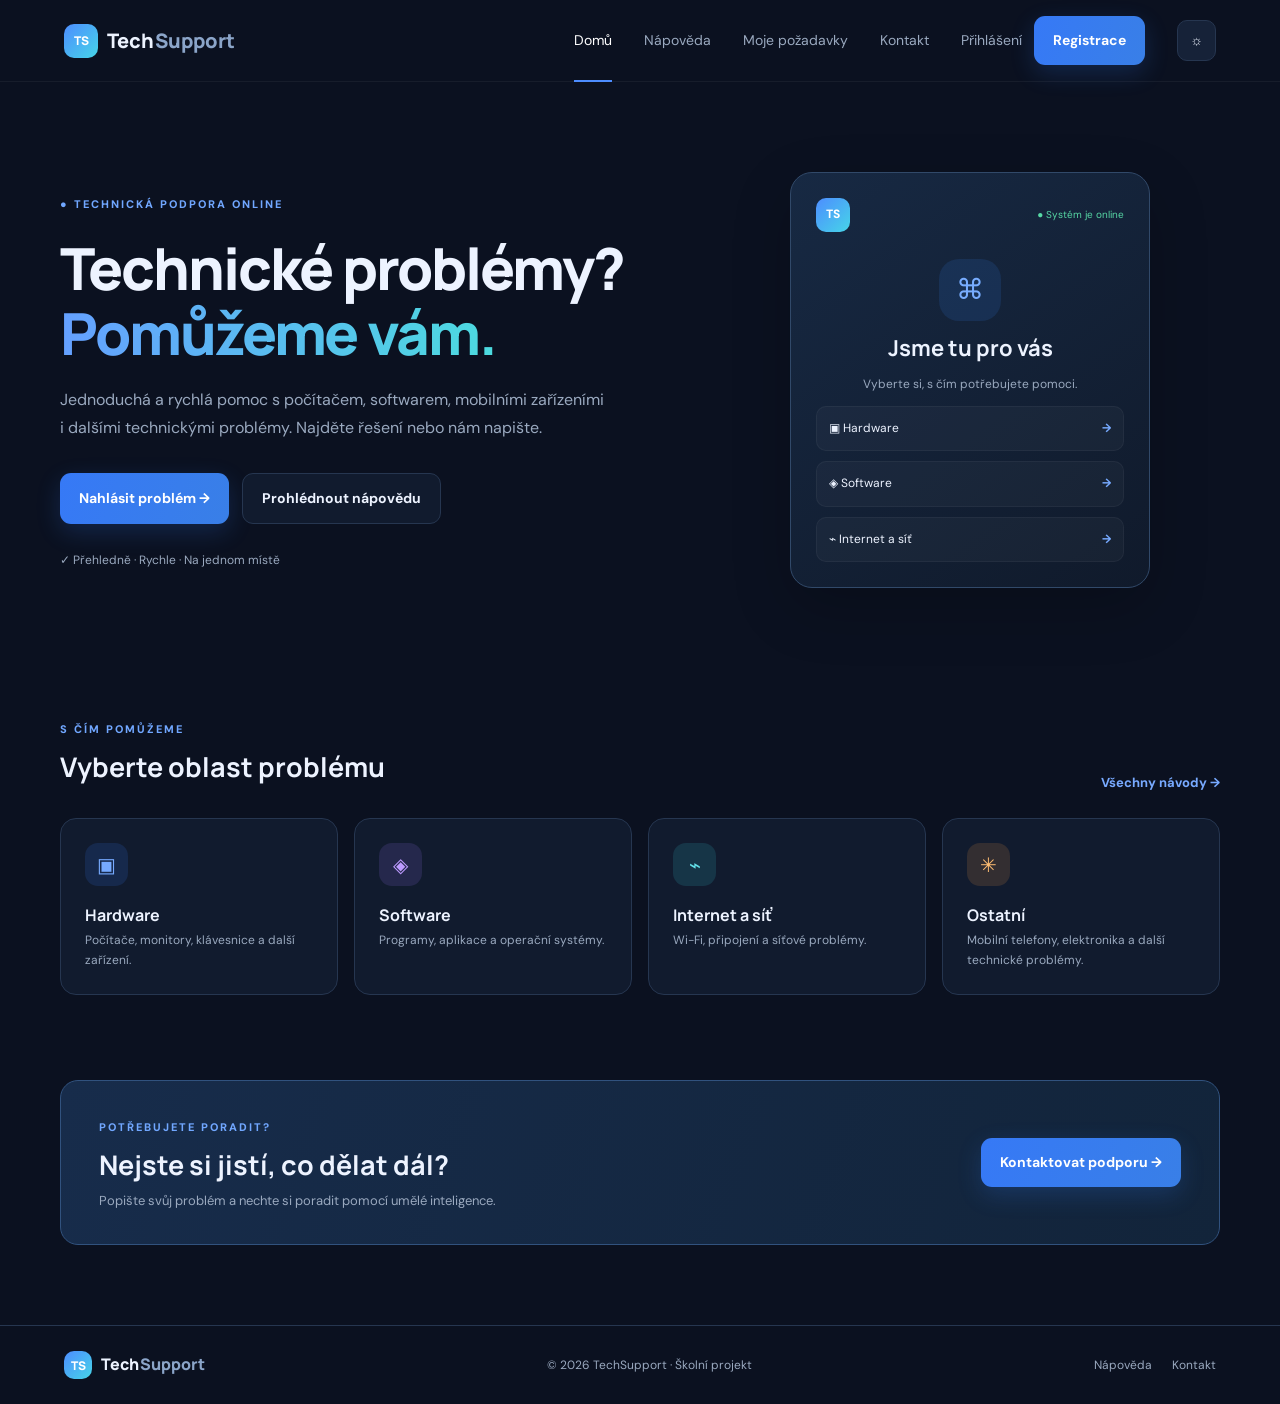
<file: index.html>
<!DOCTYPE html>
<html lang="cs">
<head>
    <meta charset="UTF-8">
    <meta name="viewport" content="width=device-width, initial-scale=1.0">
    <title>TechSupport | Domů</title>

    <link rel="stylesheet" href="css/style.css">
    <script src="js/main.js" defer></script>
</head>
<body>

<header class="topbar">
    <a href="index.html" class="logo">
        <span class="logo-icon">TS</span>
        Tech<span>Support</span>
    </a>

    <button class="menu-toggle" aria-label="Otevřít menu">☰</button>

    <nav class="nav">
        <a href="index.html" class="active">Domů</a>
        <a href="help.html">Nápověda</a>
        <a href="tickets.html">Moje požadavky</a>
        <a href="contact.html">Kontakt</a>

        <div id="auth-navigation" style="display:flex; align-items:center; gap:12px;">
            <a href="login.html">Přihlášení</a>
            <a href="register.html" class="btn primary">Registrace</a>
        </div>

        <button class="theme-toggle">☼</button>
    </nav>
</header>

<main>

    <!-- HLAVNÍ SEKCE -->
    <section class="hero">

        <div class="hero-copy">
            <span class="eyebrow">● TECHNICKÁ PODPORA ONLINE</span>

            <h1>
                Technické problémy?<br>
                <span>Pomůžeme vám.</span>
            </h1>

            <p>
                Jednoduchá a rychlá pomoc s počítačem, softwarem,
                mobilními zařízeními i dalšími technickými problémy.
                Najděte řešení nebo nám napište.
            </p>

            <div class="hero-actions">
                <a href="contact.html" class="btn primary">
                    Nahlásit problém →
                </a>

                <a href="help.html" class="btn secondary">
                    Prohlédnout nápovědu
                </a>
            </div>

            <div class="hero-note">
                ✓ Přehledně · Rychle · Na jednom místě
            </div>
        </div>

        <div class="hero-visual">
            <div class="support-card">

                <div class="support-card-top">
                    <span class="logo-icon">TS</span>
                    <span class="online-label">● Systém je online</span>
                </div>

                <div class="headset">⌘</div>

                <h3>Jsme tu pro vás</h3>
                <p>Vyberte si, s čím potřebujete pomoci.</p>

                <div class="mini-row">▣ Hardware <b>→</b></div>
                <div class="mini-row">◈ Software <b>→</b></div>
                <div class="mini-row">⌁ Internet a síť <b>→</b></div>
            </div>
        </div>

    </section>

    <!-- OBLASTI TECHNICKÉ PODPORY -->
    <section class="section">

        <div class="section-heading">
            <div>
                <span class="eyebrow">S ČÍM POMŮŽEME</span>
                <h2>Vyberte oblast problému</h2>
            </div>

            <a href="help.html" class="text-link">
                Všechny návody →
            </a>
        </div>

        <div class="category-grid">

            <a href="help.html#hardware" class="category-card">
                <span class="category-icon blue">▣</span>
                <h3>Hardware</h3>
                <p>Počítače, monitory, klávesnice a další zařízení.</p>
            </a>

            <a href="help.html#software" class="category-card">
                <span class="category-icon purple">◈</span>
                <h3>Software</h3>
                <p>Programy, aplikace a operační systémy.</p>
            </a>

            <a href="help.html#internet" class="category-card">
                <span class="category-icon cyan">⌁</span>
                <h3>Internet a síť</h3>
                <p>Wi-Fi, připojení a síťové problémy.</p>
            </a>

            <a href="help.html#other" class="category-card">
                <span class="category-icon orange">✳</span>
                <h3>Ostatní</h3>
                <p>Mobilní telefony, elektronika a další technické problémy.</p>
            </a>

        </div>
    </section>

    <!-- VÝZVA K VYUŽITÍ PODPORY -->
    <section class="callout">

        <div>
            <span class="eyebrow">POTŘEBUJETE PORADIT?</span>
            <h2>Nejste si jistí, co dělat dál?</h2>
            <p>
                Popište svůj problém a nechte si poradit
                pomocí umělé inteligence.
            </p>
        </div>

        <a href="contact.html" class="btn primary">
            Kontaktovat podporu →
        </a>

    </section>

</main>

<!-- PATIČKA -->
<footer>

    <a href="index.html" class="logo">
        <span class="logo-icon">TS</span>
        Tech<span>Support</span>
    </a>

    <span>© 2026 TechSupport · Školní projekt</span>

    <div>
        <a href="help.html">Nápověda</a>
        <a href="contact.html">Kontakt</a>
    </div>

</footer>

<!-- AUTENTIZACE -->
<script src="js/auth.js"></script>

<script>
    const authNavigation = document.getElementById("auth-navigation");

    if (authNavigation) {
        const user = getLoggedUser();

        if (user) {
            authNavigation.replaceChildren();

            const welcome = document.createElement("span");
            welcome.textContent = "👤 " + user.name;
            welcome.style.color = "inherit";

            const logoutButton = document.createElement("button");
            logoutButton.textContent = "Odhlásit se";
            logoutButton.type = "button";
            logoutButton.className = "btn secondary";
            logoutButton.addEventListener("click", logoutUser);

            authNavigation.append(welcome, logoutButton);
        }
    }
</script>

</body>
</html>
</file>
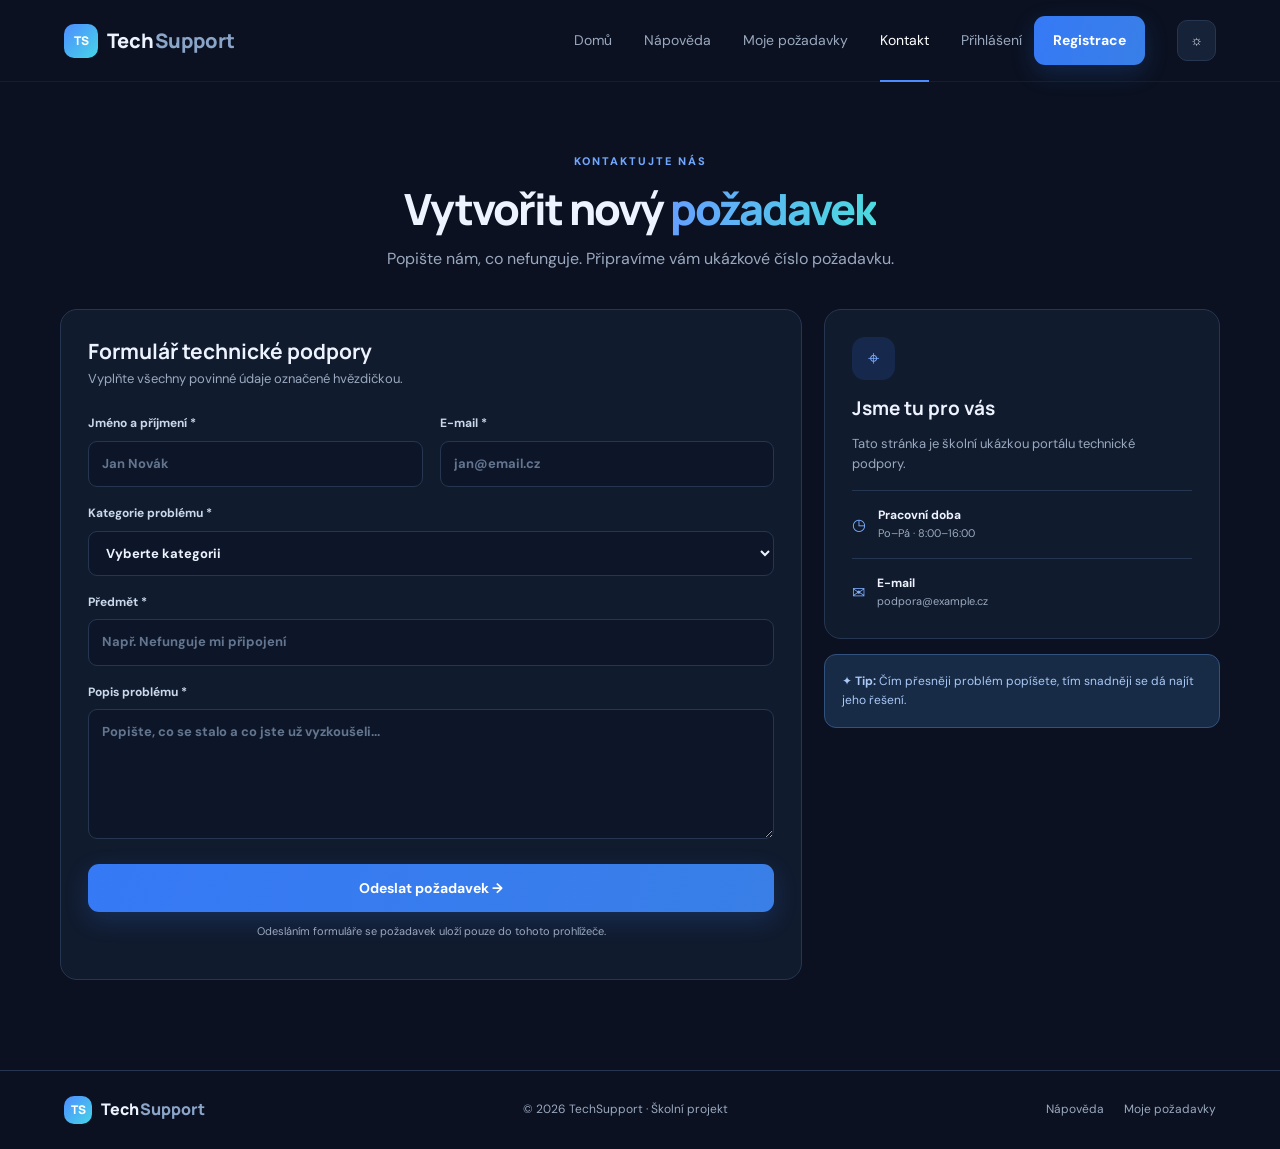
<file: contact.html>
<!DOCTYPE html>
<html lang="cs">
<head>
    <meta charset="UTF-8">
    <meta name="viewport" content="width=device-width, initial-scale=1.0">
    <title>Kontakt | TechSupport</title>
    <link rel="stylesheet" href="css/style.css">
    <script src="js/main.js" defer></script>
    <script src="js/contact.js" defer></script>
</head>
<body>

<header class="topbar">
    <a href="index.html" class="logo">
        <span class="logo-icon">TS</span>
        Tech<span>Support</span>
    </a>

    <button class="menu-toggle" aria-label="Otevřít menu">☰</button>

    <nav class="nav">
        <a href="index.html">Domů</a>
        <a href="help.html">Nápověda</a>
        <a href="tickets.html">Moje požadavky</a>
        <a href="contact.html" class="active">Kontakt</a>
        
        <div id="auth-navigation" style="display:flex; align-items:center; gap:12px;">
                <a href="login.html">Přihlášení</a>
                <a href="register.html" class="btn primary">Registrace</a>
        </div>
        <button class="theme-toggle">☼</button>
    </nav>
</header>

<main class="page-main">

    <section class="page-hero compact">
        <span class="eyebrow">KONTAKTUJTE NÁS</span>
        <h1>Vytvořit nový <span>požadavek</span></h1>
        <p>
            Popište nám, co nefunguje. Připravíme vám ukázkové číslo požadavku.
        </p>
    </section>

    <div class="contact-layout">

        <form id="contact-form" class="form-card">

            <h2>Formulář technické podpory</h2>
            <p class="form-intro">
                Vyplňte všechny povinné údaje označené hvězdičkou.
            </p>

            <div class="form-grid">

                <label>
                    Jméno a příjmení *
                    <input
                        type="text"
                        name="name"
                        placeholder="Jan Novák"
                        maxlength="60"
                        required
                    >
                </label>

                <label>
                    E-mail *
                    <input
                        type="email"
                        name="email"
                        placeholder="jan@email.cz"
                        required
                    >
                </label>

                <label class="full">
                    Kategorie problému *
                    <select name="category" required>
                        <option value="">Vyberte kategorii</option>
                        <option>Hardware</option>
                        <option>Software</option>
                        <option>Internet a síť</option>
                        <option>Ostatní</option>
                    </select>
                </label>

                <label class="full">
                    Předmět *
                    <input
                        type="text"
                        name="subject"
                        placeholder="Např. Nefunguje mi připojení"
                        maxlength="100"
                        required
                    >
                </label>

                <label class="full">
                    Popis problému *
                    <textarea
                        name="message"
                        rows="5"
                        placeholder="Popište, co se stalo a co jste už vyzkoušeli..."
                        maxlength="1000"
                        required
                    ></textarea>
                </label>

            </div>

            <button type="submit" class="btn primary submit-btn">
                Odeslat požadavek →
            </button>

            <p class="form-footnote">
                Odesláním formuláře se požadavek uloží pouze do tohoto prohlížeče.
            </p>

            <div id="form-success" class="success-message" role="status" hidden></div>

        </form>

        <aside class="contact-info">

            <div class="info-card">
                <span class="category-icon blue">⌖</span>

                <h3>Jsme tu pro vás</h3>
                <p>
                    Tato stránka je školní ukázkou portálu technické podpory.
                </p>

                <div class="info-line">
                    <span>◷</span>
                    <div>
                        <b>Pracovní doba</b>
                        <small>Po–Pá · 8:00–16:00</small>
                    </div>
                </div>

                <div class="info-line">
                    <span>✉</span>
                    <div>
                        <b>E-mail</b>
                        <small>podpora@example.cz</small>
                    </div>
                </div>
            </div>

            <div class="info-tip">
                ✦ <b>Tip:</b>
                Čím přesněji problém popíšete, tím snadněji se dá najít jeho řešení.
            </div>

        </aside>
    </div>
</main>

<footer>
    <a href="index.html" class="logo">
        <span class="logo-icon">TS</span>
        Tech<span>Support</span>
    </a>

    <span>© 2026 TechSupport · Školní projekt</span>

    <div>
        <a href="help.html">Nápověda</a>
        <a href="tickets.html">Moje požadavky</a>
    </div>
</footer>

</body>
</html>
</file>
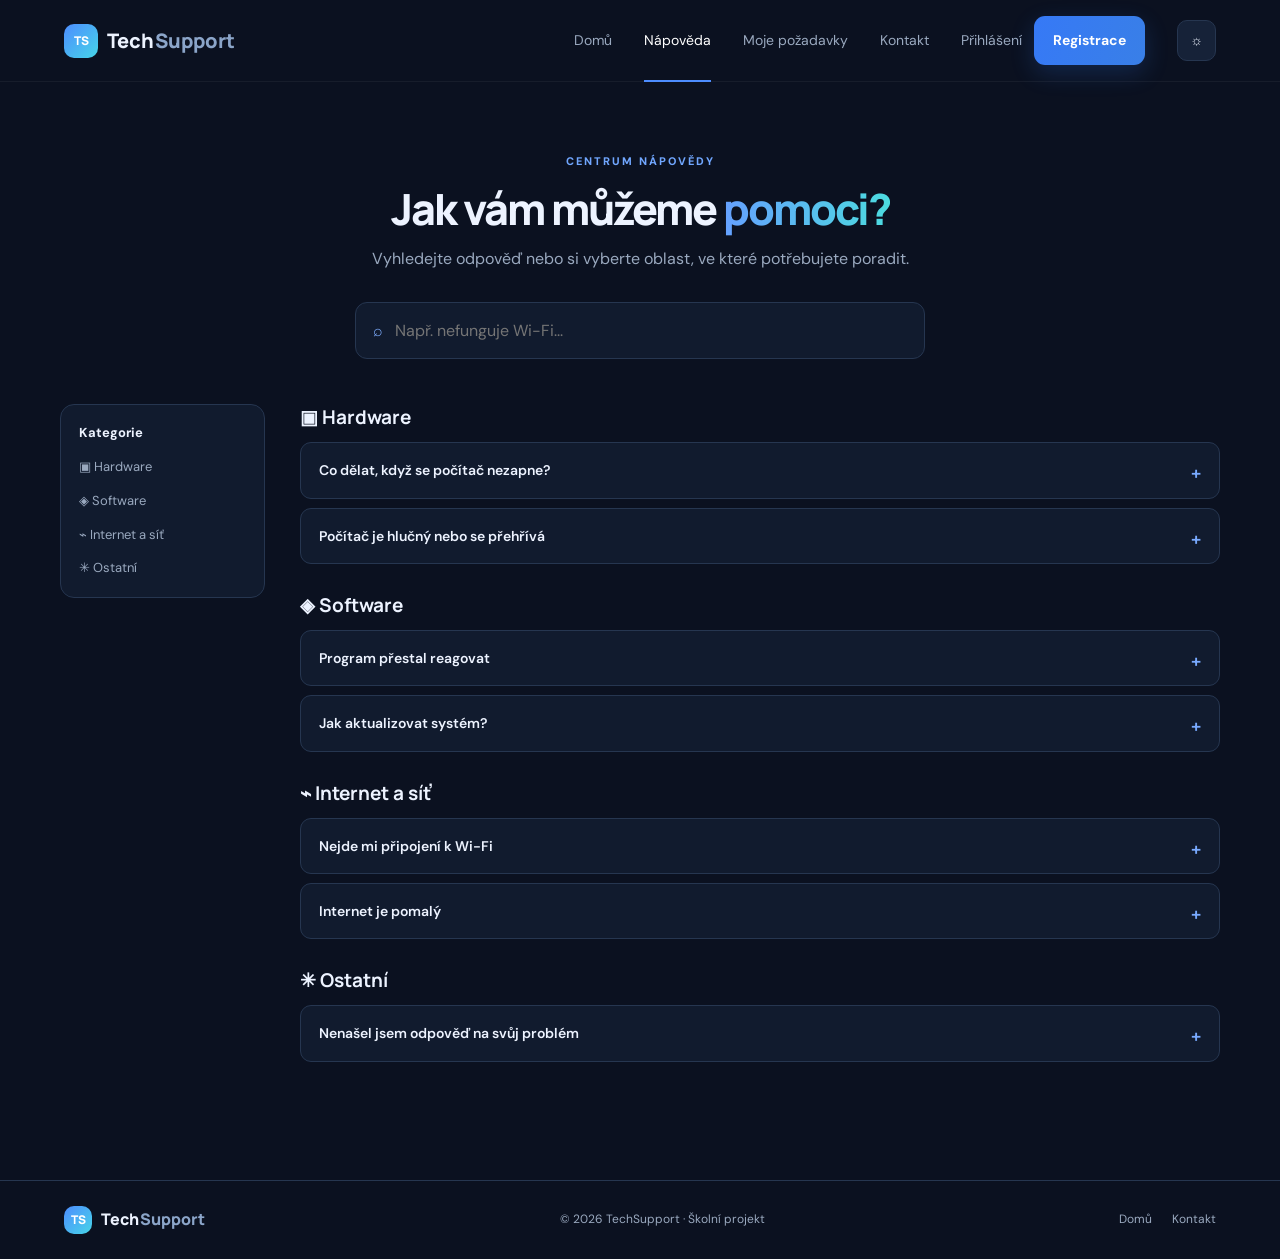
<file: help.html>
<!DOCTYPE html>
<html lang="cs">
<head>
    <meta charset="UTF-8">
    <meta name="viewport" content="width=device-width, initial-scale=1.0">
    <title>Nápověda | TechSupport</title>
    <link rel="stylesheet" href="css/style.css">
    <script src="js/main.js" defer></script>
</head>
<body>

<header class="topbar">
    <a href="index.html" class="logo">
        <span class="logo-icon">TS</span>
        Tech<span>Support</span>
    </a>

    <button class="menu-toggle" aria-label="Otevřít menu">☰</button>

    <nav class="nav">
        <a href="index.html">Domů</a>
        <a href="help.html" class="active">Nápověda</a>
        <a href="tickets.html">Moje požadavky</a>
        <a href="contact.html">Kontakt</a>

            <div id="auth-navigation" style="display:flex; align-items:center; gap:12px;">
                <a href="login.html">Přihlášení</a>
                <a href="register.html" class="btn primary">Registrace</a>
            </div>
        <button class="theme-toggle">☼</button>
    </nav>
</header>

<main class="page-main">

    <section class="page-hero">
        <span class="eyebrow">CENTRUM NÁPOVĚDY</span>
        <h1>Jak vám můžeme <span>pomoci?</span></h1>
        <p>Vyhledejte odpověď nebo si vyberte oblast, ve které potřebujete poradit.</p>

        <label class="search-box">
            <span>⌕</span>
            <input
                type="search"
                id="help-search"
                placeholder="Např. nefunguje Wi-Fi..."
            >
        </label>
    </section>

    <div class="help-layout">

        <aside class="help-sidebar">
            <b>Kategorie</b>
            <a href="#hardware">▣ Hardware</a>
            <a href="#software">◈ Software</a>
            <a href="#internet">⌁ Internet a síť</a>
            <a href="#other">✳ Ostatní</a>
        </aside>

        <div class="article-list">

            <section class="help-group" id="hardware">
                <h2>▣ Hardware</h2>

                <details class="faq-item">
                    <summary>Co dělat, když se počítač nezapne?</summary>
                    <p>
                        Zkontrolujte napájecí kabel a zásuvku.
                        U notebooku ověřte, zda je nabíječka správně připojena.
                        Pokud problém přetrvává, vytvořte požadavek technické podpory.
                    </p>
                </details>

                <details class="faq-item">
                    <summary>Počítač je hlučný nebo se přehřívá</summary>
                    <p>
                        Ujistěte se, že větrací otvory nejsou zakryté
                        a počítač stojí na pevném povrchu.
                        Pokud se zařízení přehřívá opakovaně, nechte ho zkontrolovat.
                    </p>
                </details>
            </section>

            <section class="help-group" id="software">
                <h2>◈ Software</h2>

                <details class="faq-item">
                    <summary>Program přestal reagovat</summary>
                    <p>
                        Chvíli počkejte, zda program znovu nezačne reagovat.
                        Pokud ne, zavřete ho a spusťte znovu.
                        Předem si ověřte, zda máte uloženou práci.
                    </p>
                </details>

                <details class="faq-item">
                    <summary>Jak aktualizovat systém?</summary>
                    <p>
                        Otevřete nastavení systému a vyhledejte sekci Aktualizace.
                        Před větší aktualizací doporučujeme uložit důležité soubory.
                    </p>
                </details>
            </section>

            <section class="help-group" id="internet">
                <h2>⌁ Internet a síť</h2>

                <details class="faq-item">
                    <summary>Nejde mi připojení k Wi-Fi</summary>
                    <p>
                        Zkontrolujte, zda je zapnutá Wi-Fi a zda jste připojeni
                        ke správné síti. Zkuste vypnout a znovu zapnout Wi-Fi.
                        Případně restartujte router, pokud k němu máte přístup.
                    </p>
                </details>

                <details class="faq-item">
                    <summary>Internet je pomalý</summary>
                    <p>
                        Ověřte připojení i na jiném zařízení.
                        Pokud je pomalé na všech zařízeních, může být problém
                        v routeru nebo u poskytovatele připojení.
                    </p>
                </details>
            </section>

            <section class="help-group" id="other">
                <h2>✳ Ostatní</h2>

                <details class="faq-item">
                    <summary>Nenašel jsem odpověď na svůj problém</summary>
                    <p>
                        Přejděte na stránku Kontakt a vytvořte nový požadavek.
                        Pokuste se problém popsat co nejpřesněji.
                    </p>
                </details>
            </section>

            <p id="no-results" class="empty-state" hidden>
                Žádné návody tomuto hledání neodpovídají.
            </p>

        </div>
    </div>
</main>

<footer>
    <a href="index.html" class="logo">
        <span class="logo-icon">TS</span>
        Tech<span>Support</span>
    </a>

    <span>© 2026 TechSupport · Školní projekt</span>

    <div>
        <a href="index.html">Domů</a>
        <a href="contact.html">Kontakt</a>
    </div>
</footer>

</body>
</html>
</file>
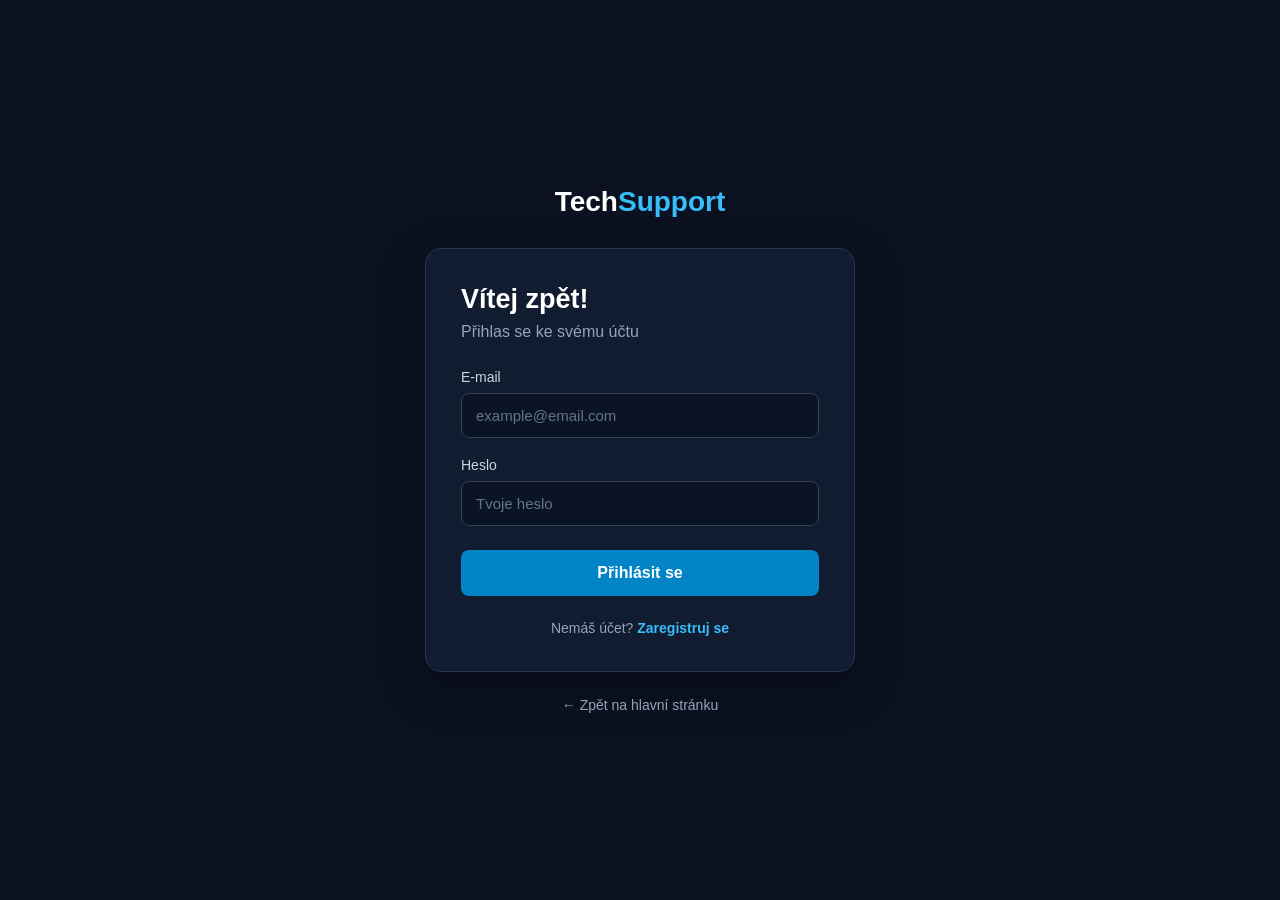
<file: login.html>
<!DOCTYPE html>
<html lang="cs">
<head>
    <meta charset="UTF-8">
    <meta name="viewport" content="width=device-width, initial-scale=1.0">
    <title>Přihlášení | TechSupport</title>
    <link rel="stylesheet" href="css/auth.css">
    <script src="js/auth.js" defer></script>
</head>
<body>

    <div class="auth-container">
        <a href="index.html" class="logo">Tech<span>Support</span></a>

        <div class="auth-card">
            <h1>Vítej zpět!</h1>
            <p class="subtitle">Přihlas se ke svému účtu</p>

            <form id="loginForm">
                <div class="form-group">
                    <label for="loginEmail">E-mail</label>
                    <input type="email" id="loginEmail" placeholder="example@email.com" required>
                </div>

                <div class="form-group">
                    <label for="loginPassword">Heslo</label>
                    <input type="password" id="loginPassword" placeholder="Tvoje heslo" required>
                </div>

                <button type="submit" class="auth-button">Přihlásit se</button>

                <p id="loginMessage" class="message"></p>
            </form>

            <p class="switch-text">
                Nemáš účet?
                <a href="register.html">Zaregistruj se</a>
            </p>
        </div>

        <a href="index.html" class="back-link">← Zpět na hlavní stránku</a>
    </div>

</body>
</html>
</file>
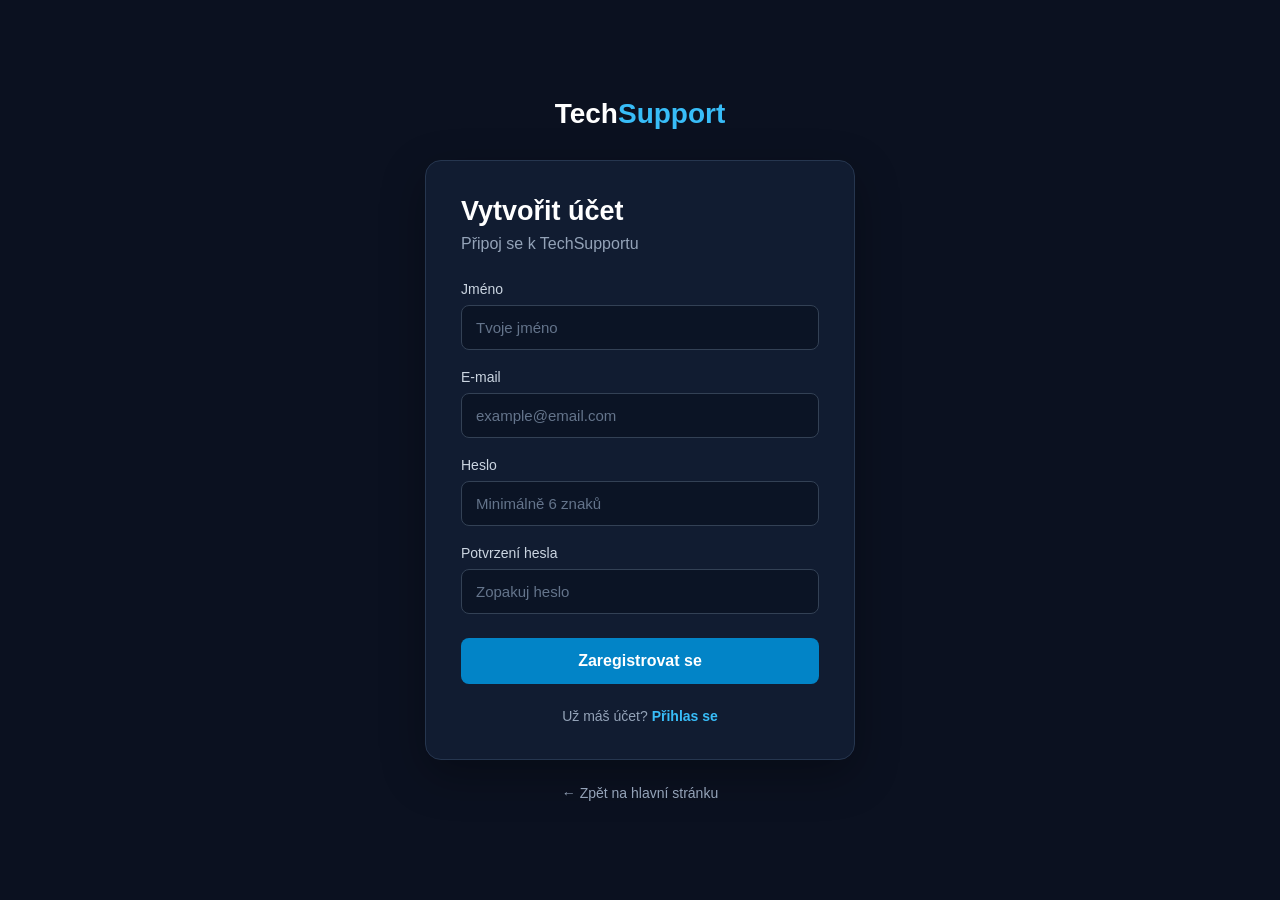
<file: register.html>
<!DOCTYPE html>
<html lang="cs">
<head>
    <meta charset="UTF-8">
    <meta name="viewport" content="width=device-width, initial-scale=1.0">
    <title>Registrace | TechSupport</title>
    <link rel="stylesheet" href="css/auth.css">
    <script src="js/auth.js" defer></script>
</head>
<body>

    <div class="auth-container">
        <a href="index.html" class="logo">Tech<span>Support</span></a>

        <div class="auth-card">
            <h1>Vytvořit účet</h1>
            <p class="subtitle">Připoj se k TechSupportu</p>

            <form id="registerForm">
                <div class="form-group">
                    <label for="name">Jméno</label>
                    <input type="text" id="name" placeholder="Tvoje jméno" required>
                </div>

                <div class="form-group">
                    <label for="registerEmail">E-mail</label>
                    <input type="email" id="registerEmail" placeholder="example@email.com" required>
                </div>

                <div class="form-group">
                    <label for="registerPassword">Heslo</label>
                    <input type="password" id="registerPassword" placeholder="Minimálně 6 znaků" required minlength="6">
                </div>

                <div class="form-group">
                    <label for="confirmPassword">Potvrzení hesla</label>
                    <input type="password" id="confirmPassword" placeholder="Zopakuj heslo" required>
                </div>

                <button type="submit" class="auth-button">Zaregistrovat se</button>

                <p id="registerMessage" class="message"></p>
            </form>

            <p class="switch-text">
                Už máš účet?
                <a href="login.html">Přihlas se</a>
            </p>
        </div>

        <a href="index.html" class="back-link">← Zpět na hlavní stránku</a>
    </div>

</body>
</html>
</file>
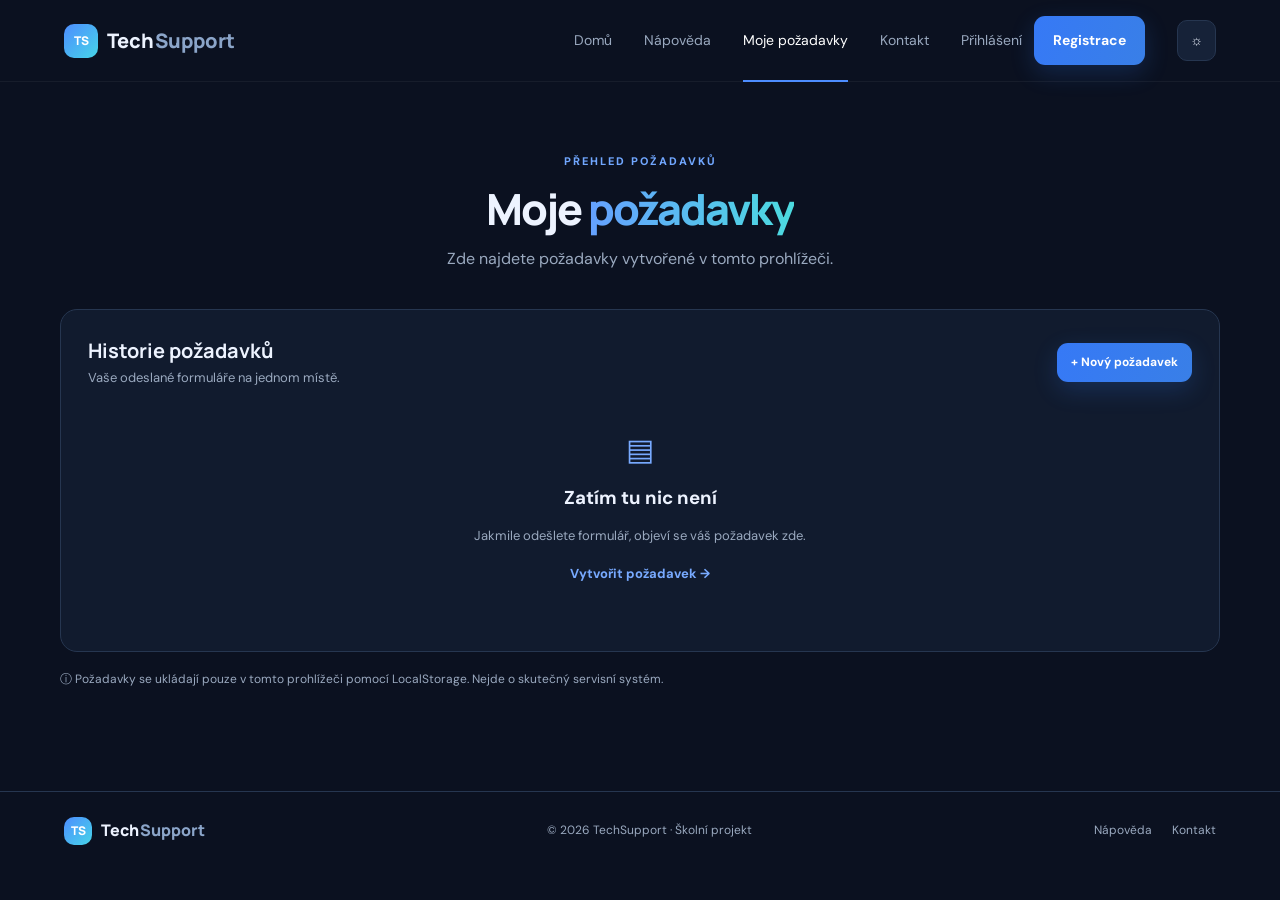
<file: tickets.html>
<!DOCTYPE html>
<html lang="cs">
<head>
    <meta charset="UTF-8">
    <meta name="viewport" content="width=device-width, initial-scale=1.0">
    <title>Moje požadavky | TechSupport</title>
    <link rel="stylesheet" href="css/style.css">
    <script src="js/main.js" defer></script>
    <script src="js/tickets.js" defer></script>
</head>
<body>

<header class="topbar">
    <a href="index.html" class="logo">
        <span class="logo-icon">TS</span>
        Tech<span>Support</span>
    </a>

    <button class="menu-toggle" aria-label="Otevřít menu">☰</button>

    <nav class="nav">
        <a href="index.html">Domů</a>
        <a href="help.html">Nápověda</a>
        <a href="tickets.html" class="active">Moje požadavky</a>
        <a href="contact.html">Kontakt</a>

        <div id="auth-navigation" style="display:flex; align-items:center; gap:12px;">
            <a href="login.html">Přihlášení</a>
            <a href="register.html" class="btn primary">Registrace</a>
        </div>
        <button class="theme-toggle">☼</button>
    </nav>
</header>

<main class="page-main">

    <section class="page-hero compact">
        <span class="eyebrow">PŘEHLED POŽADAVKŮ</span>
        <h1>Moje <span>požadavky</span></h1>
        <p>Zde najdete požadavky vytvořené v tomto prohlížeči.</p>
    </section>

    <section class="ticket-panel">

        <div class="panel-heading">
            <div>
                <h2>Historie požadavků</h2>
                <p>Vaše odeslané formuláře na jednom místě.</p>
            </div>

            <a href="contact.html" class="btn primary small">
                + Nový požadavek
            </a>
        </div>

        <div id="ticket-list"></div>

        <div id="ticket-empty" class="empty-state">
            <div class="empty-icon">▤</div>
            <h3>Zatím tu nic není</h3>
            <p>Jakmile odešlete formulář, objeví se váš požadavek zde.</p>
            <a href="contact.html" class="text-link">
                Vytvořit požadavek →
            </a>
        </div>

    </section>

    <p class="notice">
        ⓘ Požadavky se ukládají pouze v tomto prohlížeči pomocí LocalStorage.
        Nejde o skutečný servisní systém.
    </p>

</main>

<footer>
    <a href="index.html" class="logo">
        <span class="logo-icon">TS</span>
        Tech<span>Support</span>
    </a>

    <span>© 2026 TechSupport · Školní projekt</span>

    <div>
        <a href="help.html">Nápověda</a>
        <a href="contact.html">Kontakt</a>
    </div>
</footer>

</body>
</html>
</file>
<file: css/style.css>
@import url('https://fonts.googleapis.com/css2?family=DM+Sans:wght@400;500;600;700;800&family=Manrope:wght@400;500;600;700;800&display=swap');

:root {
    --bg: #0b1120;
    --surface: #111b2e;
    --surface2: #162238;
    --text: #edf3ff;
    --muted: #9aa9bf;
    --line: #263650;
    --blue: #4d8dff;
    --cyan: #46d5e8;
}

* {
    box-sizing: border-box;
}

html {
    scroll-behavior: smooth;
}

body {
    margin: 0;
    background: var(--bg);
    color: var(--text);
    font-family: 'DM Sans', sans-serif;
    line-height: 1.6;
}

a {
    color: inherit;
    text-decoration: none;
}

button, input, textarea, select {
    font: inherit;
}

/* NAVIGACE */

.topbar {
    height: 82px;
    padding: 0 5%;
    display: flex;
    align-items: center;
    justify-content: space-between;
    border-bottom: 1px solid #ffffff0d;
    background: var(--bg);
    position: sticky;
    top: 0;
    z-index: 10;
}

.logo {
    font-family: Manrope, sans-serif;
    font-weight: 800;
    font-size: 20px;
    display: flex;
    align-items: center;
    gap: 9px;
}

.logo > span:last-child {
    margin-left: -8px;
    color: #8ba5c9;
}

.logo-icon {
    width: 34px;
    height: 34px;
    border-radius: 10px;
    background: linear-gradient(135deg, var(--blue), var(--cyan));
    display: grid;
    place-items: center;
    color: white;
    font-size: 12px;
    font-weight: 800;
}

.nav {
    display: flex;
    align-items: center;
    gap: 32px;
    color: var(--muted);
    font-size: 14px;
}

.nav a:hover,
.nav a.active {
    color: white;
}

.nav a.active {
    position: relative;
}

.nav a.active::after {
    content: "";
    position: absolute;
    left: 0;
    right: 0;
    bottom: -30px;
    height: 2px;
    background: var(--blue);
}

.theme-toggle,
.menu-toggle {
    background: var(--surface2);
    border: 1px solid var(--line);
    color: var(--text);
    border-radius: 10px;
    padding: 8px 12px;
    cursor: pointer;
}

.menu-toggle {
    display: none;
}

/* TLAČÍTKA */

.btn {
    border: 0;
    border-radius: 11px;
    padding: 13px 19px;
    display: inline-flex;
    align-items: center;
    gap: 12px;
    font-weight: 700;
    font-size: 14px;
    cursor: pointer;
    transition: 0.2s;
}

.btn:hover {
    transform: translateY(-2px);
    filter: brightness(1.1);
}

.primary {
    color: white;
    background: linear-gradient(110deg, #3679f6, #397fe7);
    box-shadow: 0 8px 25px #347bf533;
}

.secondary {
    border: 1px solid var(--line);
    background: var(--surface);
    color: var(--text);
}

.small {
    padding: 10px 14px;
    font-size: 12px;
}

/* ÚVODNÍ STRÁNKA */

.hero {
    max-width: 1160px;
    margin: auto;
    padding: 90px 0 82px;
    display: grid;
    grid-template-columns: 1.1fr 0.9fr;
    align-items: center;
    gap: 50px;
    min-height: 570px;
}

.eyebrow {
    font-size: 11px;
    letter-spacing: 2px;
    font-weight: 800;
    color: #71a7ff;
}

.hero h1,
.page-hero h1 {
    font: 800 clamp(38px, 5vw, 58px)/1.12 Manrope, sans-serif;
    letter-spacing: -2px;
    margin: 20px 0;
}

.hero h1 span,
.page-hero h1 span {
    background: linear-gradient(90deg, #65a0ff, #4cdbdf);
    background-clip: text;
    color: transparent;
}

.hero-copy > p,
.page-hero > p {
    max-width: 550px;
    color: var(--muted);
    font-size: 16px;
    line-height: 1.8;
}

.hero-actions {
    display: flex;
    gap: 13px;
    margin-top: 30px;
    flex-wrap: wrap;
}

.hero-note {
    margin-top: 27px;
    color: var(--muted);
    font-size: 12px;
}

.hero-visual {
    display: grid;
    place-items: center;
    min-height: 390px;
}

.support-card {
    width: min(100%, 360px);
    padding: 25px;
    border: 1px solid #314969;
    background: linear-gradient(145deg, #172943, #101a2b);
    border-radius: 22px;
    box-shadow: 0 20px 60px #0003;
}

.support-card-top {
    display: flex;
    justify-content: space-between;
    align-items: center;
}

.online-label {
    font-size: 10px;
    color: #57d8a5;
}

.headset {
    margin: 27px auto 12px;
    width: 62px;
    height: 62px;
    display: grid;
    place-items: center;
    border-radius: 20px;
    background: #2b65b733;
    color: #78adff;
    font-size: 28px;
}

.support-card h3 {
    text-align: center;
    font: 700 22px Manrope;
    margin: 5px;
}

.support-card > p {
    text-align: center;
    color: var(--muted);
    font-size: 12px;
}

.mini-row {
    margin-top: 10px;
    padding: 12px;
    background: #ffffff08;
    border: 1px solid #ffffff0b;
    border-radius: 10px;
    font-size: 12px;
}

.mini-row b {
    float: right;
    color: #77aaff;
}

/* KATEGORIE */

.section,
.page-main {
    max-width: 1160px;
    margin: auto;
}

.section {
    padding: 45px 0 85px;
}

.section-heading {
    display: flex;
    justify-content: space-between;
    align-items: end;
    margin-bottom: 25px;
}

.section h2,
.callout h2,
.page-main h2 {
    font: 700 27px Manrope;
    margin: 8px 0;
}

.text-link {
    color: #78aaff;
    font-size: 13px;
    font-weight: 700;
}

.category-grid {
    display: grid;
    grid-template-columns: repeat(4, 1fr);
    gap: 16px;
}

.category-card {
    position: relative;
    padding: 24px;
    border: 1px solid var(--line);
    border-radius: 16px;
    background: var(--surface);
    transition: 0.2s;
}

.category-card:hover {
    transform: translateY(-4px);
    border-color: #4d8dff88;
}

.category-icon {
    width: 43px;
    height: 43px;
    border-radius: 13px;
    display: grid;
    place-items: center;
    font-size: 20px;
}

.blue {
    background: #3679f626;
    color: #76aaff;
}

.purple {
    background: #9b70f526;
    color: #bd9bff;
}

.cyan {
    background: #35c8d526;
    color: #63e0e9;
}

.orange {
    background: #f39b4326;
    color: #ffbd72;
}

.category-card h3 {
    font: 700 16px Manrope;
    margin: 18px 0 5px;
}

.category-card p {
    font-size: 12px;
    color: var(--muted);
    margin: 0;
}

/* SPODNÍ VÝZVA */

.callout {
    max-width: 1160px;
    margin: 0 auto 80px;
    padding: 32px 38px;
    border: 1px solid #31527e;
    border-radius: 18px;
    background: linear-gradient(110deg, #172c4b, #12243a);
    display: flex;
    justify-content: space-between;
    align-items: center;
    gap: 20px;
}

.callout p {
    color: var(--muted);
    margin: 0;
    font-size: 13px;
}

/* PATIČKA */

footer {
    border-top: 1px solid var(--line);
    padding: 25px 5%;
    display: flex;
    align-items: center;
    justify-content: space-between;
    color: var(--muted);
    font-size: 12px;
}

footer .logo {
    font-size: 16px;
    color: var(--text);
}

footer .logo-icon {
    width: 28px;
    height: 28px;
}

footer div {
    display: flex;
    gap: 20px;
}

/* VNITŘNÍ STRÁNKY */

.page-main {
    padding: 65px 0 90px;
    min-height: 75vh;
}

.page-hero {
    text-align: center;
    margin: 0 auto 45px;
}

.page-hero h1 {
    font-size: 43px;
    margin: 12px;
}

.page-hero > p {
    margin: 0 auto;
}

.page-hero.compact {
    margin-bottom: 35px;
}

/* NÁPOVĚDA */

.search-box {
    margin: 28px auto 0;
    max-width: 570px;
    display: flex;
    align-items: center;
    gap: 12px;
    background: var(--surface);
    border: 1px solid var(--line);
    border-radius: 12px;
    padding: 0 17px;
    color: #7faeff;
}

.search-box input {
    width: 100%;
    padding: 15px 0;
    background: none;
    border: 0;
    outline: 0;
    color: var(--text);
}

.help-layout {
    display: grid;
    grid-template-columns: 205px 1fr;
    gap: 35px;
}

.help-sidebar {
    align-self: start;
    position: sticky;
    top: 105px;
    background: var(--surface);
    border: 1px solid var(--line);
    border-radius: 14px;
    padding: 18px;
    display: grid;
    gap: 13px;
    font-size: 13px;
}

.help-sidebar a {
    color: var(--muted);
}

.help-sidebar a:hover {
    color: #78aaff;
}

.help-group {
    margin-bottom: 28px;
    scroll-margin-top: 110px;
}

.help-group h2 {
    font-size: 19px;
    margin: 0 0 12px;
}

.faq-item {
    background: var(--surface);
    border: 1px solid var(--line);
    border-radius: 11px;
    margin-bottom: 9px;
    padding: 16px 18px;
}

.faq-item summary {
    cursor: pointer;
    font-weight: 600;
    font-size: 14px;
    list-style: none;
}

.faq-item summary::after {
    content: "+";
    float: right;
    color: #79aaff;
    font-size: 18px;
}

.faq-item[open] summary::after {
    content: "−";
}

.faq-item p {
    color: var(--muted);
    font-size: 13px;
    margin: 13px 0 0;
}

/* POŽADAVKY */

.ticket-panel,
.form-card,
.info-card {
    background: var(--surface);
    border: 1px solid var(--line);
    border-radius: 17px;
    padding: 27px;
}

.panel-heading {
    display: flex;
    justify-content: space-between;
    align-items: center;
    gap: 20px;
}

.panel-heading h2 {
    font-size: 20px;
    margin: 0;
}

.panel-heading p,
.form-intro {
    color: var(--muted);
    font-size: 13px;
    margin: 4px 0 0;
}

.empty-state {
    text-align: center;
    padding: 38px 15px;
    color: var(--muted);
}

.empty-state h3 {
    color: var(--text);
    margin: 9px 0 3px;
}

.empty-state p {
    font-size: 13px;
}

.empty-icon {
    font-size: 30px;
    color: #78aaff;
}

.ticket-row {
    padding: 17px 0;
    border-bottom: 1px solid var(--line);
    display: flex;
    justify-content: space-between;
    gap: 20px;
}

.ticket-row h3 {
    font-size: 14px;
    margin: 0 0 4px;
}

.ticket-row p,
.ticket-meta {
    font-size: 12px;
    color: var(--muted);
    margin: 0;
}

.ticket-tag {
    align-self: center;
    background: #d9a34b20;
    color: #f0bd70;
    padding: 5px 10px;
    border-radius: 30px;
    font-size: 11px;
    white-space: nowrap;
}

.notice {
    font-size: 12px;
    color: var(--muted);
    margin-top: 18px;
}

/* KONTAKTNÍ FORMULÁŘ */

.contact-layout {
    display: grid;
    grid-template-columns: 1.5fr 0.8fr;
    gap: 22px;
    align-items: start;
}

.form-card h2 {
    font-size: 21px;
    margin: 0;
}

.form-grid {
    display: grid;
    grid-template-columns: 1fr 1fr;
    gap: 17px;
    margin: 25px 0;
}

.form-grid label {
    display: grid;
    gap: 7px;
    font-size: 12px;
    font-weight: 700;
    color: #cbd8eb;
}

.form-grid .full {
    grid-column: 1 / -1;
}

.form-grid input,
.form-grid textarea,
.form-grid select {
    width: 100%;
    padding: 12px 13px;
    border: 1px solid var(--line);
    border-radius: 9px;
    background: #0c1628;
    color: var(--text);
    outline: 0;
    font-size: 13px;
}

.form-grid input:focus,
.form-grid textarea:focus,
.form-grid select:focus {
    border-color: var(--blue);
}

.form-grid textarea {
    resize: vertical;
}

.form-grid input::placeholder,
.form-grid textarea::placeholder {
    color: #64758f;
}

.submit-btn {
    width: 100%;
    justify-content: center;
}

.form-footnote {
    font-size: 11px;
    color: var(--muted);
    text-align: center;
}

.success-message {
    margin-top: 16px;
    padding: 14px;
    border: 1px solid #39c99566;
    background: #39c99515;
    color: #73e3b7;
    border-radius: 10px;
    font-size: 13px;
}

.contact-info {
    display: grid;
    gap: 15px;
}

.info-card h3 {
    font: 700 19px Manrope;
    margin: 15px 0 5px;
}

.info-card > p {
    font-size: 13px;
    color: var(--muted);
}

.info-line {
    display: flex;
    gap: 12px;
    align-items: center;
    padding-top: 15px;
    margin-top: 15px;
    border-top: 1px solid var(--line);
    color: #7eaeff;
}

.info-line div {
    display: grid;
    color: var(--text);
    font-size: 12px;
}

.info-line small {
    color: var(--muted);
    font-size: 11px;
}

.info-tip {
    padding: 17px;
    border: 1px solid #31527e;
    border-radius: 12px;
    background: #172b46;
    color: #a9c8f5;
    font-size: 12px;
}

/* SVĚTLÝ REŽIM */

.light-theme {
    --bg: #f3f6fb;
    --surface: #ffffff;
    --surface2: #eaf0f8;
    --text: #17243a;
    --muted: #65748a;
    --line: #dce4ef;
}

.light-theme .topbar {
    background: #f3f6fb;
}

.light-theme .support-card {
    background: linear-gradient(145deg, #ffffff, #eaf2ff);
    border-color: #d3e0f2;
}

.light-theme .mini-row {
    background: #e9f0fa;
    border-color: #dce6f4;
}

.light-theme .callout {
    background: linear-gradient(110deg, #e5efff, #e9f9fb);
}

.light-theme .form-grid input,
.light-theme .form-grid textarea,
.light-theme .form-grid select {
    background: #f7f9fc;
    color: #17243a;
}

/* RESPONZIVITA */

@media (max-width: 1200px) {
    .hero,
    .section,
    .callout,
    .page-main {
        margin-left: 5%;
        margin-right: 5%;
    }

    .hero {
        padding-top: 65px;
    }
}

@media (max-width: 760px) {
    .topbar {
        height: 70px;
    }

    .menu-toggle {
        display: block;
    }

    .nav {
        display: none;
        position: absolute;
        top: 69px;
        left: 0;
        right: 0;
        background: var(--surface);
        padding: 20px 5%;
        border-bottom: 1px solid var(--line);
        flex-direction: column;
        align-items: stretch;
        gap: 17px;
    }

    .nav.open {
        display: flex;
    }

    .nav a.active::after {
        display: none;
    }

    .hero {
        grid-template-columns: 1fr;
        padding: 60px 0 45px;
        gap: 15px;
    }

    .hero-visual {
        min-height: 330px;
    }

    .hero h1 {
        font-size: 43px;
    }

    .category-grid {
        grid-template-columns: 1fr 1fr;
    }

    .section-heading {
        align-items: start;
        gap: 12px;
    }

    .callout {
        align-items: start;
        flex-direction: column;
        padding: 25px;
    }

    .help-layout {
        grid-template-columns: 1fr;
    }

    .help-sidebar {
        position: static;
        display: flex;
        flex-wrap: wrap;
    }

    .help-sidebar b {
        width: 100%;
    }

    .contact-layout {
        grid-template-columns: 1fr;
    }

    .page-main {
        padding-top: 45px;
    }

    .page-hero h1 {
        font-size: 35px;
    }

    footer {
        flex-wrap: wrap;
        gap: 16px;
    }

    footer > span {
        order: 3;
        width: 100%;
    }
}

@media (max-width: 480px) {
    .category-grid {
        grid-template-columns: 1fr;
    }

    .hero-actions {
        flex-direction: column;
        align-items: stretch;
    }

    .hero-actions .btn {
        justify-content: center;
    }

    .form-grid {
        grid-template-columns: 1fr;
    }

    .form-grid .full {
        grid-column: auto;
    }

    .panel-heading {
        align-items: start;
        flex-direction: column;
    }

    .ticket-row {
        flex-direction: column;
        gap: 8px;
    }

    .ticket-tag {
        align-self: start;
    }
}
</file>
<file: css/auth.css>
* {
    margin: 0;
    padding: 0;
    box-sizing: border-box;
}

body {
    font-family: Arial, sans-serif;
    background: #0b1120;
    color: #ffffff;
    min-height: 100vh;
    display: flex;
    justify-content: center;
    align-items: center;
    padding: 20px;
}

.auth-container {
    width: 100%;
    max-width: 430px;
    text-align: center;
}

.logo {
    display: inline-block;
    font-size: 28px;
    font-weight: bold;
    color: white;
    text-decoration: none;
    margin-bottom: 30px;
}

.logo span {
    color: #38bdf8;
}

.auth-card {
    background: #111c31;
    padding: 35px;
    border: 1px solid #26364f;
    border-radius: 16px;
    text-align: left;
    box-shadow: 0 15px 45px rgba(0, 0, 0, 0.3);
}

.auth-card h1 {
    font-size: 27px;
    margin-bottom: 8px;
}

.subtitle {
    color: #94a3b8;
    margin-bottom: 28px;
}

.form-group {
    margin-bottom: 19px;
}

.form-group label {
    display: block;
    font-size: 14px;
    margin-bottom: 8px;
    color: #cbd5e1;
}

.form-group input {
    width: 100%;
    padding: 13px 14px;
    background: #0b1425;
    border: 1px solid #334155;
    border-radius: 8px;
    color: white;
    font-size: 15px;
    outline: none;
    transition: border 0.2s;
}

.form-group input:focus {
    border-color: #38bdf8;
}

.form-group input::placeholder {
    color: #64748b;
}

.auth-button {
    width: 100%;
    padding: 14px;
    background: #0284c7;
    color: white;
    border: none;
    border-radius: 8px;
    font-size: 16px;
    font-weight: bold;
    cursor: pointer;
    transition: background 0.2s;
    margin-top: 5px;
}

.auth-button:hover {
    background: #0369a1;
}

.switch-text {
    text-align: center;
    margin-top: 24px;
    color: #94a3b8;
    font-size: 14px;
}

.switch-text a {
    color: #38bdf8;
    text-decoration: none;
    font-weight: bold;
}

.switch-text a:hover {
    text-decoration: underline;
}

.back-link {
    display: inline-block;
    margin-top: 25px;
    color: #94a3b8;
    text-decoration: none;
    font-size: 14px;
}

.back-link:hover {
    color: #38bdf8;
}

.message {
    margin-top: 15px;
    font-size: 14px;
    text-align: center;
    line-height: 1.5;
}

.message.success {
    color: #4ade80;
}

.message.error {
    color: #f87171;
}

@media (max-width: 480px) {
    .auth-card {
        padding: 25px 20px;
    }

    .auth-card h1 {
        font-size: 24px;
    }
}
</file>
